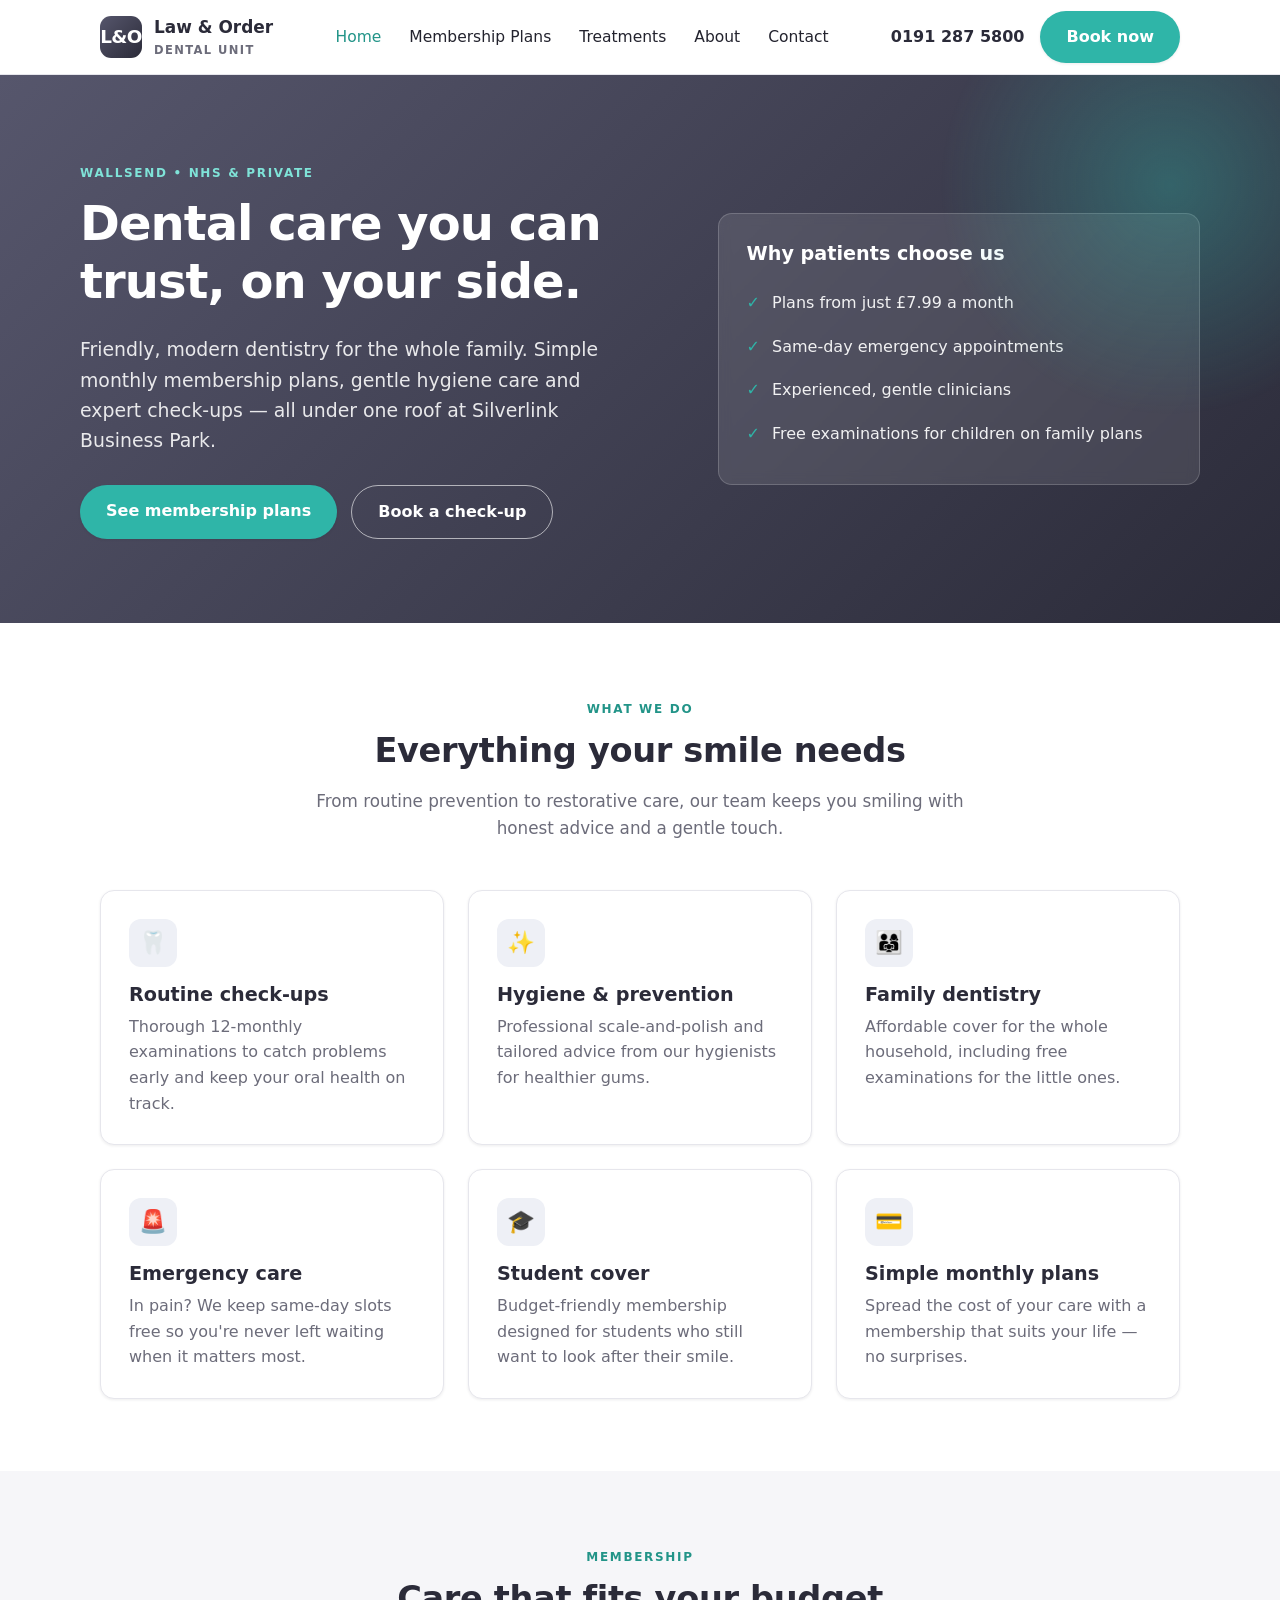
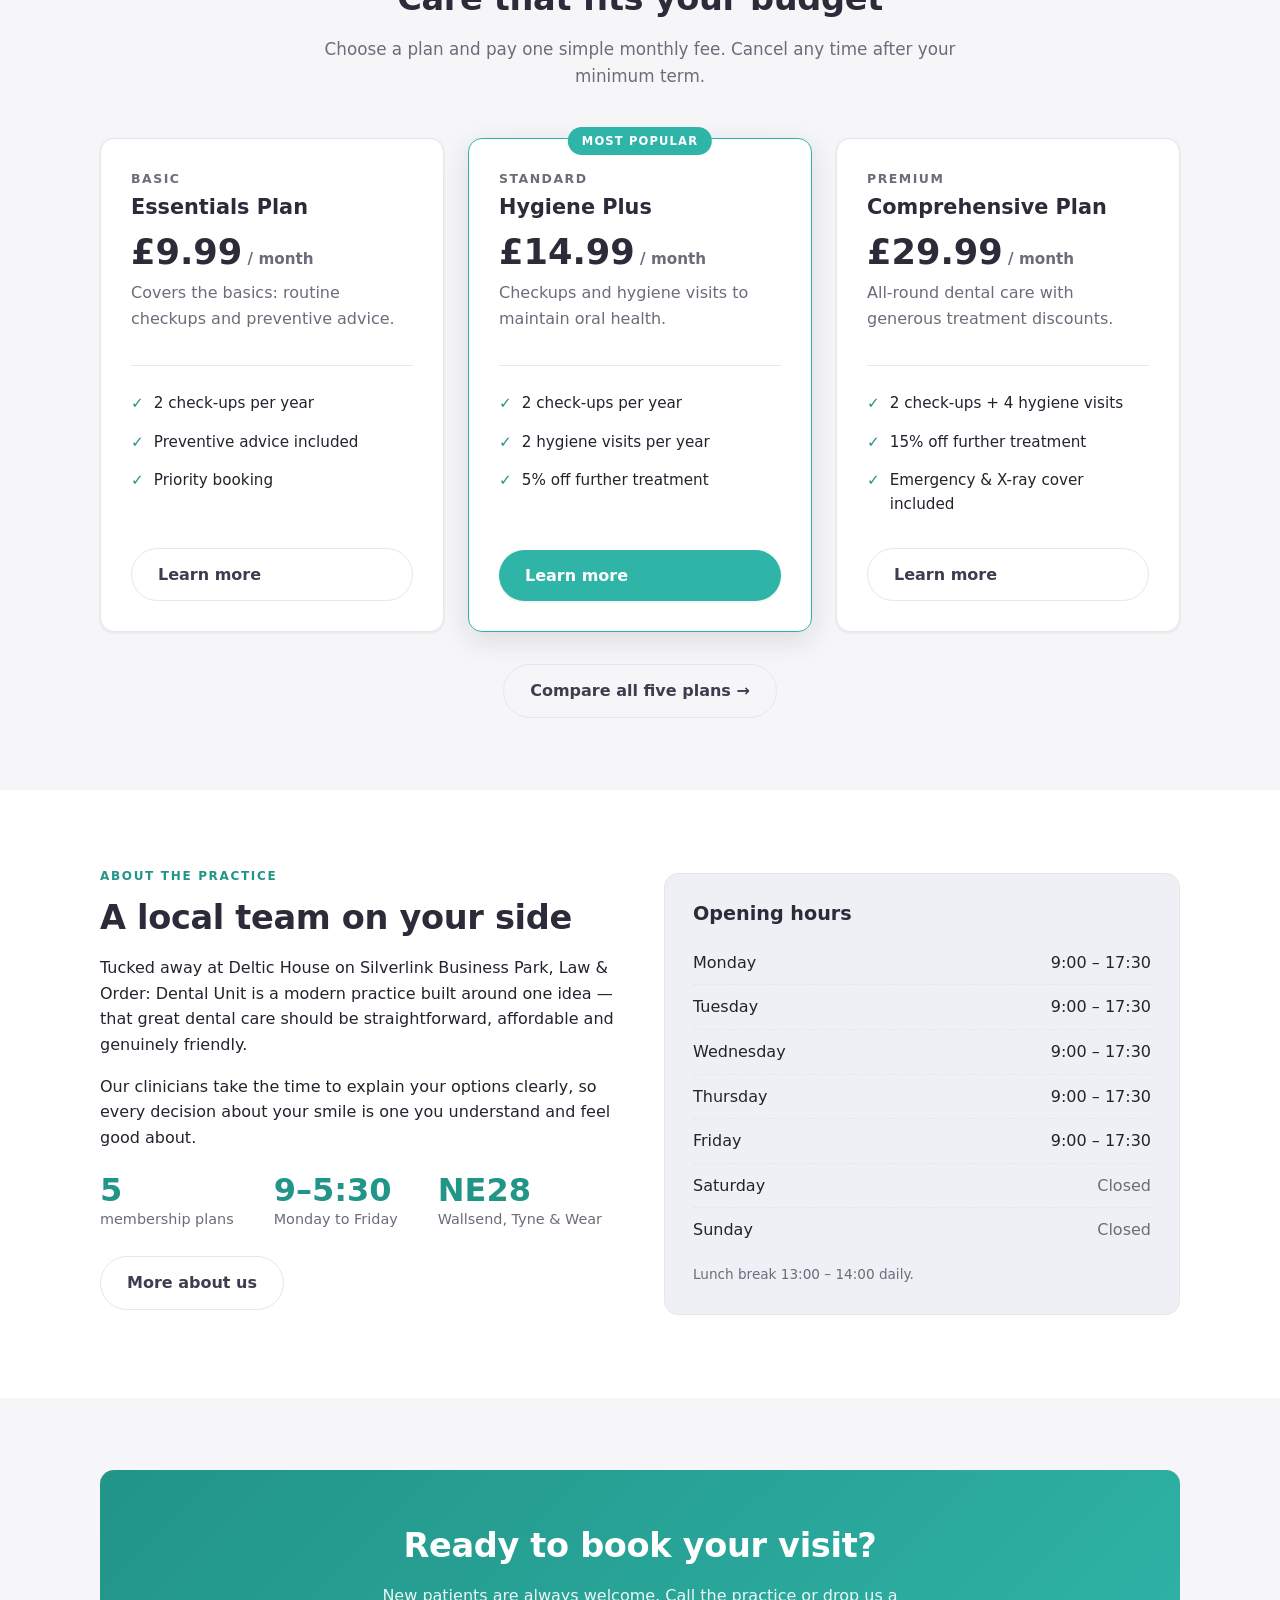
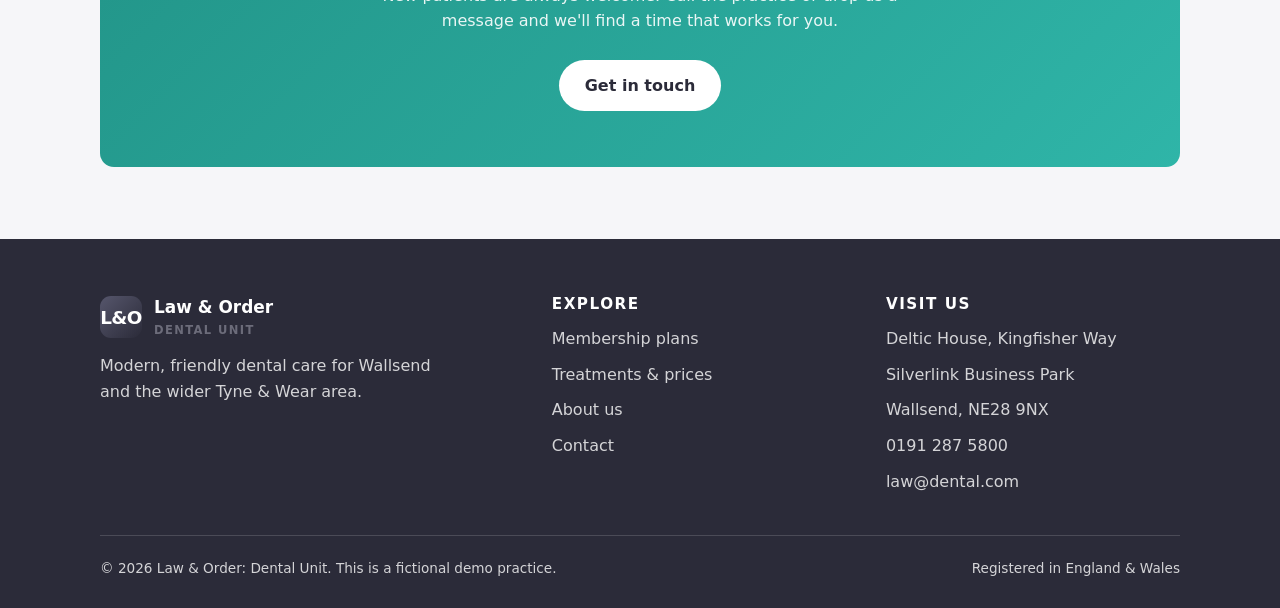
<file: index.html>
<!DOCTYPE html>
<html lang="en-GB">
<head>
  <meta charset="UTF-8" />
  <meta name="viewport" content="width=device-width, initial-scale=1" />
  <title>Law &amp; Order: Dental Unit — Modern dentistry in Wallsend</title>
  <meta name="description" content="Law & Order: Dental Unit is a friendly, modern dental practice in Wallsend offering affordable membership plans, hygiene care and routine check-ups." />
  <link rel="stylesheet" href="styles.css" />
  <link rel="preconnect" href="https://fonts.googleapis.com" />
</head>
<body>

  <!-- ===================== Header ===================== -->
  <header class="site-header">
    <div class="container nav">
      <a class="brand" href="index.html">
        <span class="brand__mark">L&amp;O</span>
        <span>
          <span class="brand__name">Law &amp; Order</span>
          <span class="brand__sub">Dental Unit</span>
        </span>
      </a>
      <nav>
        <ul class="nav__links">
          <li><a href="index.html" class="active">Home</a></li>
          <li><a href="plans.html">Membership Plans</a></li>
          <li><a href="treatments.html">Treatments</a></li>
          <li><a href="about.html">About</a></li>
          <li><a href="contact.html">Contact</a></li>
        </ul>
      </nav>
      <div class="nav__cta">
        <span class="nav__phone">0191 287 5800</span>
        <a class="btn btn--primary" href="contact.html">Book now</a>
      </div>
    </div>
  </header>

  <!-- ===================== Hero ===================== -->
  <section class="hero">
    <div class="container hero__inner">
      <div>
        <span class="eyebrow" style="color:#7fe3d8">Wallsend • NHS &amp; Private</span>
        <h1>Dental care you can trust, on your side.</h1>
        <p class="lead">
          Friendly, modern dentistry for the whole family. Simple monthly membership
          plans, gentle hygiene care and expert check-ups — all under one roof at
          Silverlink Business Park.
        </p>
        <div class="hero__actions">
          <a class="btn btn--primary" href="plans.html">See membership plans</a>
          <a class="btn btn--ghost" href="contact.html">Book a check-up</a>
        </div>
      </div>
      <div class="hero__card">
        <h3>Why patients choose us</h3>
        <ul class="hero__list">
          <li>Plans from just £7.99 a month</li>
          <li>Same-day emergency appointments</li>
          <li>Experienced, gentle clinicians</li>
          <li>Free examinations for children on family plans</li>
        </ul>
      </div>
    </div>
  </section>

  <!-- ===================== Services ===================== -->
  <section class="section">
    <div class="container">
      <div class="section__head">
        <span class="eyebrow">What we do</span>
        <h2>Everything your smile needs</h2>
        <p>From routine prevention to restorative care, our team keeps you smiling with honest advice and a gentle touch.</p>
      </div>
      <div class="grid grid--3">
        <article class="card">
          <div class="card__icon">🦷</div>
          <h3>Routine check-ups</h3>
          <p>Thorough 12-monthly examinations to catch problems early and keep your oral health on track.</p>
        </article>
        <article class="card">
          <div class="card__icon">✨</div>
          <h3>Hygiene &amp; prevention</h3>
          <p>Professional scale-and-polish and tailored advice from our hygienists for healthier gums.</p>
        </article>
        <article class="card">
          <div class="card__icon">👨‍👩‍👧</div>
          <h3>Family dentistry</h3>
          <p>Affordable cover for the whole household, including free examinations for the little ones.</p>
        </article>
        <article class="card">
          <div class="card__icon">🚨</div>
          <h3>Emergency care</h3>
          <p>In pain? We keep same-day slots free so you're never left waiting when it matters most.</p>
        </article>
        <article class="card">
          <div class="card__icon">🎓</div>
          <h3>Student cover</h3>
          <p>Budget-friendly membership designed for students who still want to look after their smile.</p>
        </article>
        <article class="card">
          <div class="card__icon">💳</div>
          <h3>Simple monthly plans</h3>
          <p>Spread the cost of your care with a membership that suits your life — no surprises.</p>
        </article>
      </div>
    </div>
  </section>

  <!-- ===================== Plans teaser ===================== -->
  <section class="section section--soft">
    <div class="container">
      <div class="section__head">
        <span class="eyebrow">Membership</span>
        <h2>Care that fits your budget</h2>
        <p>Choose a plan and pay one simple monthly fee. Cancel any time after your minimum term.</p>
      </div>
      <div class="plans">
        <article class="plan">
          <span class="plan__tier">Basic</span>
          <h3 class="plan__name">Essentials Plan</h3>
          <div class="plan__price">£9.99<span> / month</span></div>
          <p class="plan__desc">Covers the basics: routine checkups and preventive advice.</p>
          <ul class="plan__features">
            <li>2 check-ups per year</li>
            <li>Preventive advice included</li>
            <li>Priority booking</li>
          </ul>
          <a class="btn btn--outline" href="plans.html">Learn more</a>
        </article>

        <article class="plan plan--featured">
          <span class="plan__badge">Most popular</span>
          <span class="plan__tier">Standard</span>
          <h3 class="plan__name">Hygiene Plus</h3>
          <div class="plan__price">£14.99<span> / month</span></div>
          <p class="plan__desc">Checkups and hygiene visits to maintain oral health.</p>
          <ul class="plan__features">
            <li>2 check-ups per year</li>
            <li>2 hygiene visits per year</li>
            <li>5% off further treatment</li>
          </ul>
          <a class="btn btn--primary" href="plans.html">Learn more</a>
        </article>

        <article class="plan">
          <span class="plan__tier">Premium</span>
          <h3 class="plan__name">Comprehensive Plan</h3>
          <div class="plan__price">£29.99<span> / month</span></div>
          <p class="plan__desc">All-round dental care with generous treatment discounts.</p>
          <ul class="plan__features">
            <li>2 check-ups + 4 hygiene visits</li>
            <li>15% off further treatment</li>
            <li>Emergency &amp; X-ray cover included</li>
          </ul>
          <a class="btn btn--outline" href="plans.html">Learn more</a>
        </article>
      </div>
      <div class="text-center" style="margin-top:32px">
        <a class="btn btn--outline" href="plans.html">Compare all five plans →</a>
      </div>
    </div>
  </section>

  <!-- ===================== About strip ===================== -->
  <section class="section">
    <div class="container split">
      <div>
        <span class="eyebrow">About the practice</span>
        <h2>A local team on your side</h2>
        <p>
          Tucked away at Deltic House on Silverlink Business Park, Law &amp; Order: Dental Unit
          is a modern practice built around one idea — that great dental care should be
          straightforward, affordable and genuinely friendly.
        </p>
        <p>
          Our clinicians take the time to explain your options clearly, so every decision
          about your smile is one you understand and feel good about.
        </p>
        <div class="stat-row">
          <div class="stat"><b>5</b><span>membership plans</span></div>
          <div class="stat"><b>9–5:30</b><span>Monday to Friday</span></div>
          <div class="stat"><b>NE28</b><span>Wallsend, Tyne &amp; Wear</span></div>
        </div>
        <p style="margin-top:24px"><a class="btn btn--outline" href="about.html">More about us</a></p>
      </div>
      <div class="hero__card" style="background:var(--bg-tint);border-color:var(--line)">
        <h3 style="color:var(--brand-darker)">Opening hours</h3>
        <ul class="hours">
          <li><span>Monday</span><span>9:00 – 17:30</span></li>
          <li><span>Tuesday</span><span>9:00 – 17:30</span></li>
          <li><span>Wednesday</span><span>9:00 – 17:30</span></li>
          <li><span>Thursday</span><span>9:00 – 17:30</span></li>
          <li><span>Friday</span><span>9:00 – 17:30</span></li>
          <li><span>Saturday</span><span class="closed">Closed</span></li>
          <li><span>Sunday</span><span class="closed">Closed</span></li>
        </ul>
        <p style="color:var(--muted);font-size:.85rem;margin:12px 0 0">Lunch break 13:00 – 14:00 daily.</p>
      </div>
    </div>
  </section>

  <!-- ===================== CTA ===================== -->
  <section class="section section--soft">
    <div class="container">
      <div class="cta-band">
        <h2>Ready to book your visit?</h2>
        <p>New patients are always welcome. Call the practice or drop us a message and we'll find a time that works for you.</p>
        <a class="btn btn--light" href="contact.html">Get in touch</a>
      </div>
    </div>
  </section>

  <!-- ===================== Footer ===================== -->
  <footer class="site-footer">
    <div class="container">
      <div class="footer-grid">
        <div>
          <a class="brand" href="index.html" style="margin-bottom:14px">
            <span class="brand__mark">L&amp;O</span>
            <span>
              <span class="brand__name" style="color:#fff">Law &amp; Order</span>
              <span class="brand__sub">Dental Unit</span>
            </span>
          </a>
          <p style="max-width:34ch">Modern, friendly dental care for Wallsend and the wider Tyne &amp; Wear area.</p>
        </div>
        <div>
          <h4>Explore</h4>
          <ul>
            <li><a href="plans.html">Membership plans</a></li>
            <li><a href="treatments.html">Treatments &amp; prices</a></li>
            <li><a href="about.html">About us</a></li>
            <li><a href="contact.html">Contact</a></li>
          </ul>
        </div>
        <div>
          <h4>Visit us</h4>
          <ul>
            <li>Deltic House, Kingfisher Way</li>
            <li>Silverlink Business Park</li>
            <li>Wallsend, NE28 9NX</li>
            <li><a href="tel:01912875800">0191 287 5800</a></li>
            <li><a href="mailto:law@dental.com">law@dental.com</a></li>
          </ul>
        </div>
      </div>
      <div class="footer-bottom">
        <span>© 2026 Law &amp; Order: Dental Unit. This is a fictional demo practice.</span>
        <span>Registered in England &amp; Wales</span>
      </div>
    </div>
  </footer>

  <!-- Leo embeddable chat widget -->
  <script src="https://igrow.agiliosoftware.com/widget/loader.js?siteKey=6745d280b4f15b278f617dd615195795" async></script>

</body>
</html>
</file>
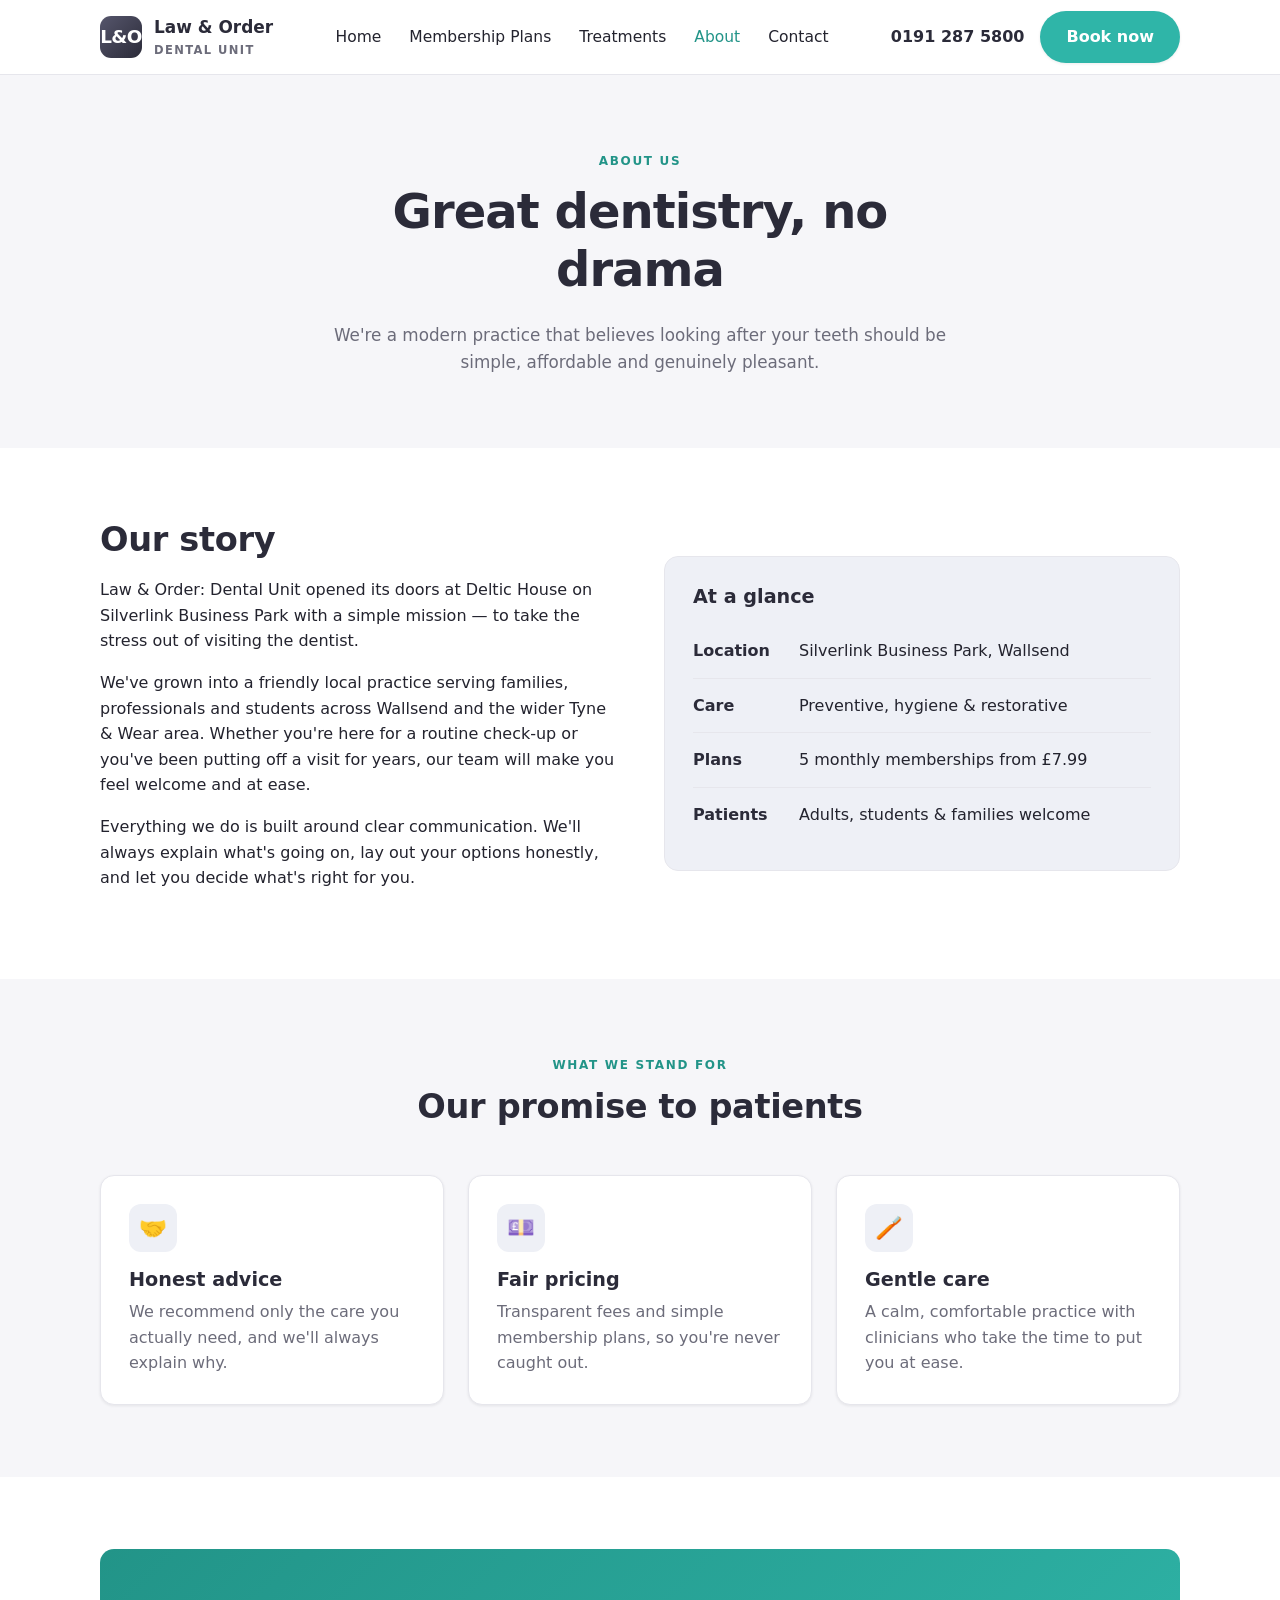
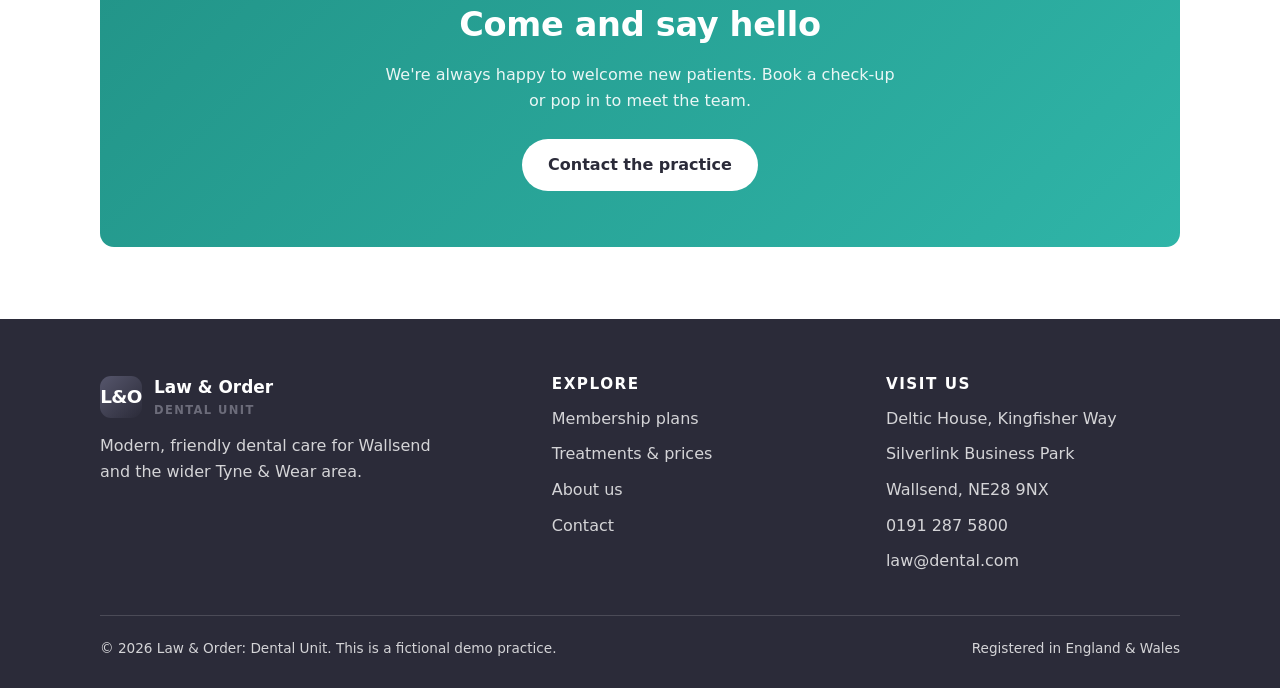
<file: about.html>
<!DOCTYPE html>
<html lang="en-GB">
<head>
  <meta charset="UTF-8" />
  <meta name="viewport" content="width=device-width, initial-scale=1" />
  <title>About Us — Law &amp; Order: Dental Unit</title>
  <meta name="description" content="Meet Law & Order: Dental Unit, a modern, friendly dental practice at Silverlink Business Park, Wallsend." />
  <link rel="stylesheet" href="styles.css" />
</head>
<body>

  <header class="site-header">
    <div class="container nav">
      <a class="brand" href="index.html">
        <span class="brand__mark">L&amp;O</span>
        <span>
          <span class="brand__name">Law &amp; Order</span>
          <span class="brand__sub">Dental Unit</span>
        </span>
      </a>
      <nav>
        <ul class="nav__links">
          <li><a href="index.html">Home</a></li>
          <li><a href="plans.html">Membership Plans</a></li>
          <li><a href="treatments.html">Treatments</a></li>
          <li><a href="about.html" class="active">About</a></li>
          <li><a href="contact.html">Contact</a></li>
        </ul>
      </nav>
      <div class="nav__cta">
        <span class="nav__phone">0191 287 5800</span>
        <a class="btn btn--primary" href="contact.html">Book now</a>
      </div>
    </div>
  </header>

  <section class="section section--soft">
    <div class="container section__head" style="margin-bottom:0">
      <span class="eyebrow">About us</span>
      <h1>Great dentistry, no drama</h1>
      <p>We're a modern practice that believes looking after your teeth should be simple, affordable and genuinely pleasant.</p>
    </div>
  </section>

  <section class="section">
    <div class="container split">
      <div>
        <h2>Our story</h2>
        <p>
          Law &amp; Order: Dental Unit opened its doors at Deltic House on Silverlink Business
          Park with a simple mission — to take the stress out of visiting the dentist.
        </p>
        <p>
          We've grown into a friendly local practice serving families, professionals and
          students across Wallsend and the wider Tyne &amp; Wear area. Whether you're here for
          a routine check-up or you've been putting off a visit for years, our team will
          make you feel welcome and at ease.
        </p>
        <p>
          Everything we do is built around clear communication. We'll always explain what's
          going on, lay out your options honestly, and let you decide what's right for you.
        </p>
      </div>
      <div class="hero__card" style="background:var(--bg-tint);border-color:var(--line)">
        <h3 style="color:var(--brand-darker)">At a glance</h3>
        <ul class="info-list">
          <li><span class="k">Location</span><span>Silverlink Business Park, Wallsend</span></li>
          <li><span class="k">Care</span><span>Preventive, hygiene &amp; restorative</span></li>
          <li><span class="k">Plans</span><span>5 monthly memberships from £7.99</span></li>
          <li><span class="k">Patients</span><span>Adults, students &amp; families welcome</span></li>
        </ul>
      </div>
    </div>
  </section>

  <section class="section section--soft">
    <div class="container">
      <div class="section__head">
        <span class="eyebrow">What we stand for</span>
        <h2>Our promise to patients</h2>
      </div>
      <div class="grid grid--3">
        <article class="card">
          <div class="card__icon">🤝</div>
          <h3>Honest advice</h3>
          <p>We recommend only the care you actually need, and we'll always explain why.</p>
        </article>
        <article class="card">
          <div class="card__icon">💷</div>
          <h3>Fair pricing</h3>
          <p>Transparent fees and simple membership plans, so you're never caught out.</p>
        </article>
        <article class="card">
          <div class="card__icon">🪥</div>
          <h3>Gentle care</h3>
          <p>A calm, comfortable practice with clinicians who take the time to put you at ease.</p>
        </article>
      </div>
    </div>
  </section>

  <section class="section">
    <div class="container">
      <div class="cta-band">
        <h2>Come and say hello</h2>
        <p>We're always happy to welcome new patients. Book a check-up or pop in to meet the team.</p>
        <a class="btn btn--light" href="contact.html">Contact the practice</a>
      </div>
    </div>
  </section>

  <footer class="site-footer">
    <div class="container">
      <div class="footer-grid">
        <div>
          <a class="brand" href="index.html" style="margin-bottom:14px">
            <span class="brand__mark">L&amp;O</span>
            <span>
              <span class="brand__name" style="color:#fff">Law &amp; Order</span>
              <span class="brand__sub">Dental Unit</span>
            </span>
          </a>
          <p style="max-width:34ch">Modern, friendly dental care for Wallsend and the wider Tyne &amp; Wear area.</p>
        </div>
        <div>
          <h4>Explore</h4>
          <ul>
            <li><a href="plans.html">Membership plans</a></li>
            <li><a href="treatments.html">Treatments &amp; prices</a></li>
            <li><a href="about.html">About us</a></li>
            <li><a href="contact.html">Contact</a></li>
          </ul>
        </div>
        <div>
          <h4>Visit us</h4>
          <ul>
            <li>Deltic House, Kingfisher Way</li>
            <li>Silverlink Business Park</li>
            <li>Wallsend, NE28 9NX</li>
            <li><a href="tel:01912875800">0191 287 5800</a></li>
            <li><a href="mailto:law@dental.com">law@dental.com</a></li>
          </ul>
        </div>
      </div>
      <div class="footer-bottom">
        <span>© 2026 Law &amp; Order: Dental Unit. This is a fictional demo practice.</span>
        <span>Registered in England &amp; Wales</span>
      </div>
    </div>
  </footer>

  <!-- Leo embeddable chat widget -->
  <script src="https://igrow.agiliosoftware.com/widget/loader.js?siteKey=6745d280b4f15b278f617dd615195795" async></script>

</body>
</html>
</file>
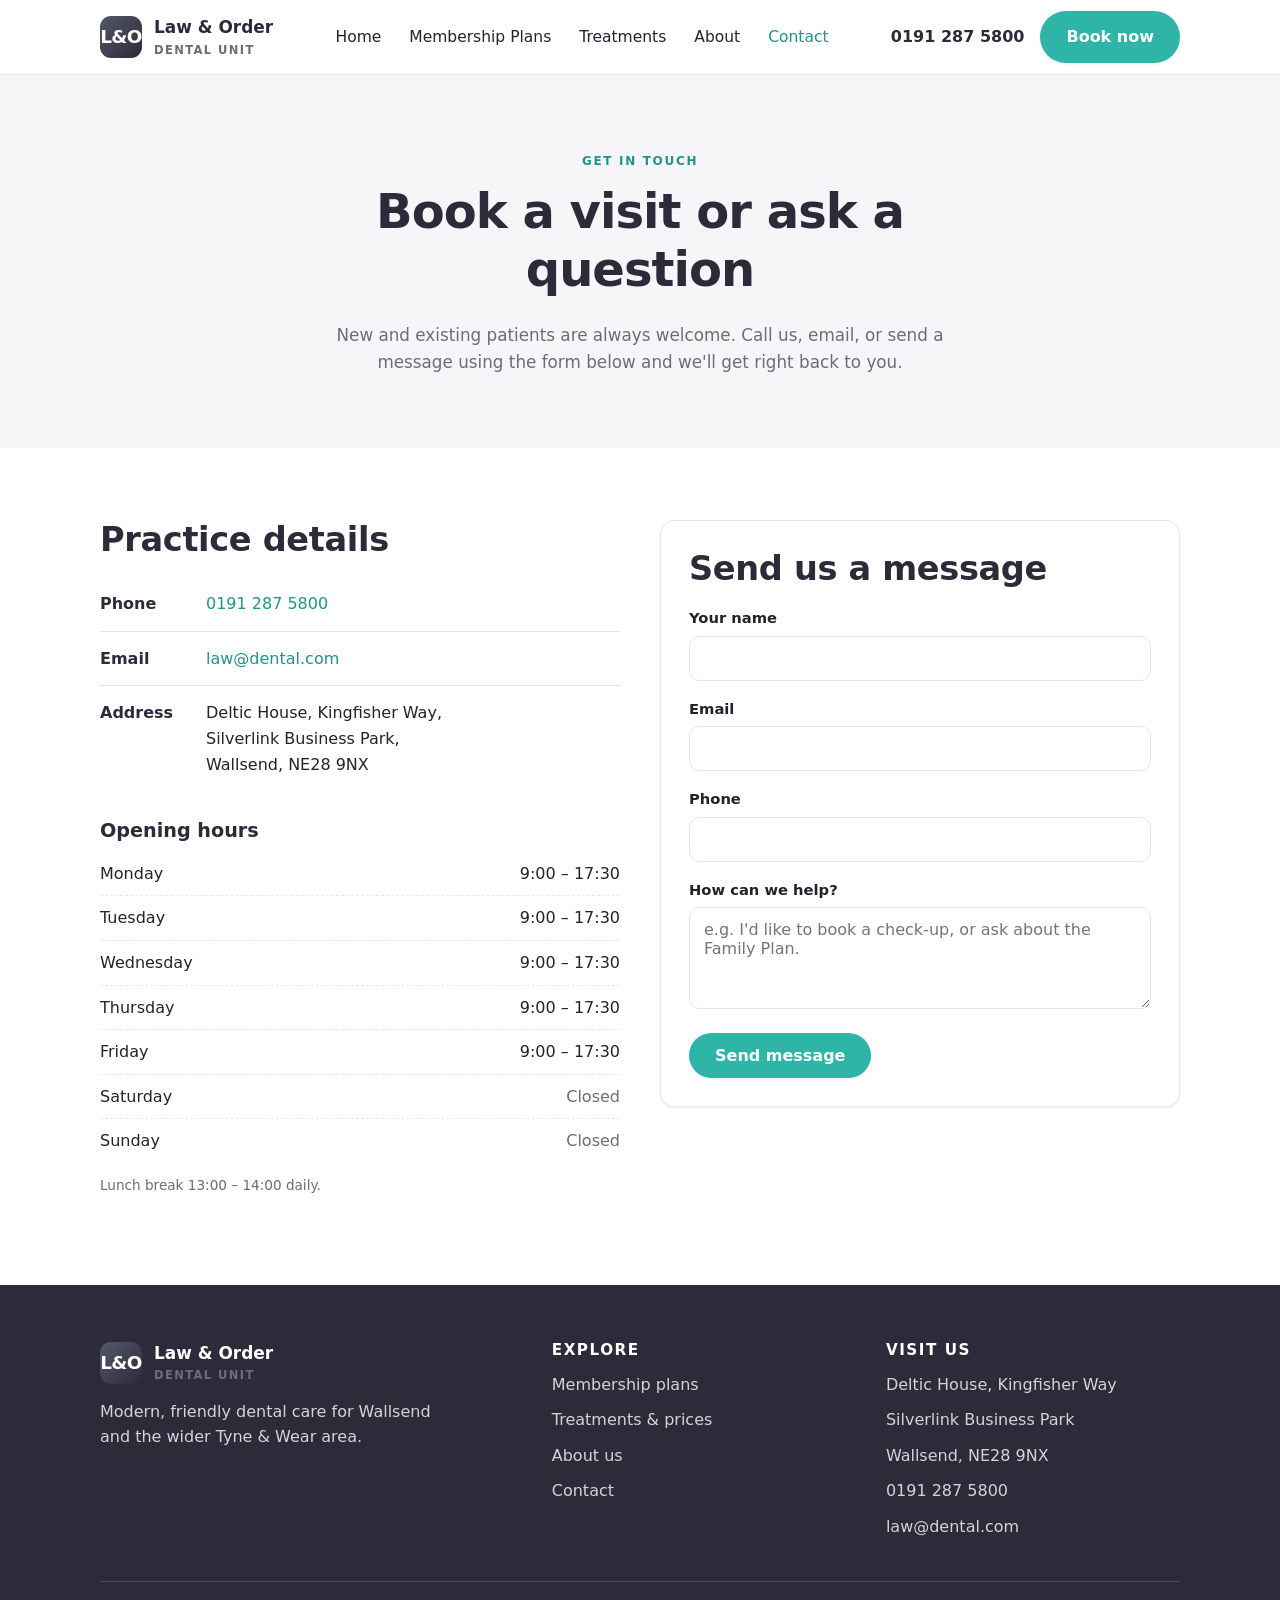
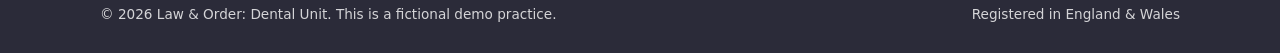
<file: contact.html>
<!DOCTYPE html>
<html lang="en-GB">
<head>
  <meta charset="UTF-8" />
  <meta name="viewport" content="width=device-width, initial-scale=1" />
  <title>Contact &amp; Book — Law &amp; Order: Dental Unit</title>
  <meta name="description" content="Contact Law & Order: Dental Unit in Wallsend — call 0191 287 5800, email law@dental.com or send us a message." />
  <link rel="stylesheet" href="styles.css" />
</head>
<body>

  <header class="site-header">
    <div class="container nav">
      <a class="brand" href="index.html">
        <span class="brand__mark">L&amp;O</span>
        <span>
          <span class="brand__name">Law &amp; Order</span>
          <span class="brand__sub">Dental Unit</span>
        </span>
      </a>
      <nav>
        <ul class="nav__links">
          <li><a href="index.html">Home</a></li>
          <li><a href="plans.html">Membership Plans</a></li>
          <li><a href="treatments.html">Treatments</a></li>
          <li><a href="about.html">About</a></li>
          <li><a href="contact.html" class="active">Contact</a></li>
        </ul>
      </nav>
      <div class="nav__cta">
        <span class="nav__phone">0191 287 5800</span>
        <a class="btn btn--primary" href="#book">Book now</a>
      </div>
    </div>
  </header>

  <section class="section section--soft">
    <div class="container section__head" style="margin-bottom:0">
      <span class="eyebrow">Get in touch</span>
      <h1>Book a visit or ask a question</h1>
      <p>New and existing patients are always welcome. Call us, email, or send a message using the form below and we'll get right back to you.</p>
    </div>
  </section>

  <section class="section">
    <div class="container contact-grid">

      <!-- Details -->
      <div>
        <h2>Practice details</h2>
        <ul class="info-list">
          <li><span class="k">Phone</span><span><a href="tel:01912875800">0191 287 5800</a></span></li>
          <li><span class="k">Email</span><span><a href="mailto:law@dental.com">law@dental.com</a></span></li>
          <li><span class="k">Address</span><span>Deltic House, Kingfisher Way,<br>Silverlink Business Park,<br>Wallsend, NE28 9NX</span></li>
        </ul>

        <h3 style="margin-top:28px">Opening hours</h3>
        <ul class="hours">
          <li><span>Monday</span><span>9:00 – 17:30</span></li>
          <li><span>Tuesday</span><span>9:00 – 17:30</span></li>
          <li><span>Wednesday</span><span>9:00 – 17:30</span></li>
          <li><span>Thursday</span><span>9:00 – 17:30</span></li>
          <li><span>Friday</span><span>9:00 – 17:30</span></li>
          <li><span>Saturday</span><span class="closed">Closed</span></li>
          <li><span>Sunday</span><span class="closed">Closed</span></li>
        </ul>
        <p style="color:var(--muted);font-size:.85rem;margin-top:12px">Lunch break 13:00 – 14:00 daily.</p>
      </div>

      <!-- Form -->
      <div id="book">
        <div class="card">
          <h2 class="mt-0">Send us a message</h2>
          <form onsubmit="event.preventDefault(); this.reset(); document.getElementById('sent').hidden = false;">
            <div class="field">
              <label for="name">Your name</label>
              <input id="name" name="name" type="text" required />
            </div>
            <div class="field">
              <label for="email">Email</label>
              <input id="email" name="email" type="email" required />
            </div>
            <div class="field">
              <label for="phone">Phone</label>
              <input id="phone" name="phone" type="tel" />
            </div>
            <div class="field">
              <label for="message">How can we help?</label>
              <textarea id="message" name="message" rows="4" placeholder="e.g. I'd like to book a check-up, or ask about the Family Plan."></textarea>
            </div>
            <button class="btn btn--primary" type="submit">Send message</button>
            <p id="sent" hidden style="color:var(--accent-dark);font-weight:600;margin-top:14px">
              Thanks! This is a demo form — in a real practice we'd be in touch shortly.
            </p>
          </form>
        </div>
      </div>

    </div>
  </section>

  <footer class="site-footer">
    <div class="container">
      <div class="footer-grid">
        <div>
          <a class="brand" href="index.html" style="margin-bottom:14px">
            <span class="brand__mark">L&amp;O</span>
            <span>
              <span class="brand__name" style="color:#fff">Law &amp; Order</span>
              <span class="brand__sub">Dental Unit</span>
            </span>
          </a>
          <p style="max-width:34ch">Modern, friendly dental care for Wallsend and the wider Tyne &amp; Wear area.</p>
        </div>
        <div>
          <h4>Explore</h4>
          <ul>
            <li><a href="plans.html">Membership plans</a></li>
            <li><a href="treatments.html">Treatments &amp; prices</a></li>
            <li><a href="about.html">About us</a></li>
            <li><a href="contact.html">Contact</a></li>
          </ul>
        </div>
        <div>
          <h4>Visit us</h4>
          <ul>
            <li>Deltic House, Kingfisher Way</li>
            <li>Silverlink Business Park</li>
            <li>Wallsend, NE28 9NX</li>
            <li><a href="tel:01912875800">0191 287 5800</a></li>
            <li><a href="mailto:law@dental.com">law@dental.com</a></li>
          </ul>
        </div>
      </div>
      <div class="footer-bottom">
        <span>© 2026 Law &amp; Order: Dental Unit. This is a fictional demo practice.</span>
        <span>Registered in England &amp; Wales</span>
      </div>
    </div>
  </footer>

  <!-- Leo embeddable chat widget -->
  <script src="https://igrow.agiliosoftware.com/widget/loader.js?siteKey=6745d280b4f15b278f617dd615195795" async></script>

</body>
</html>
</file>
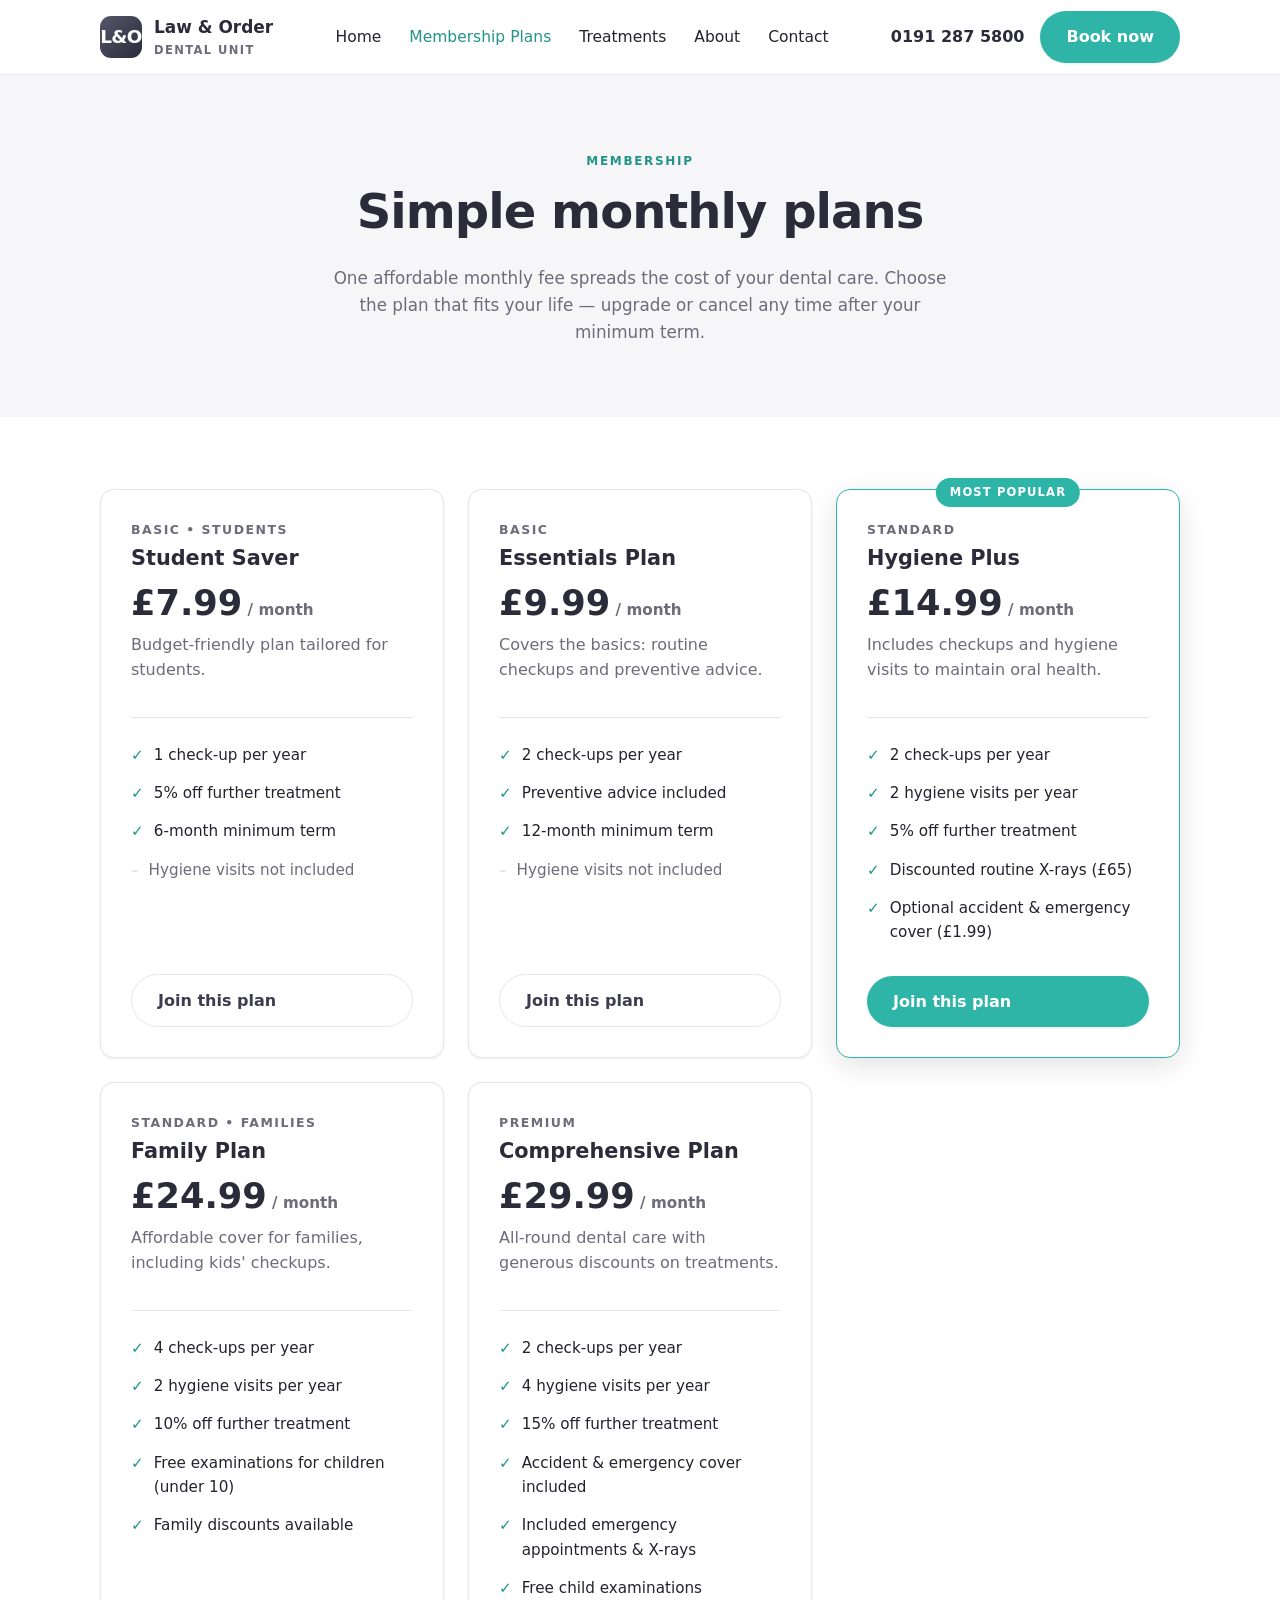
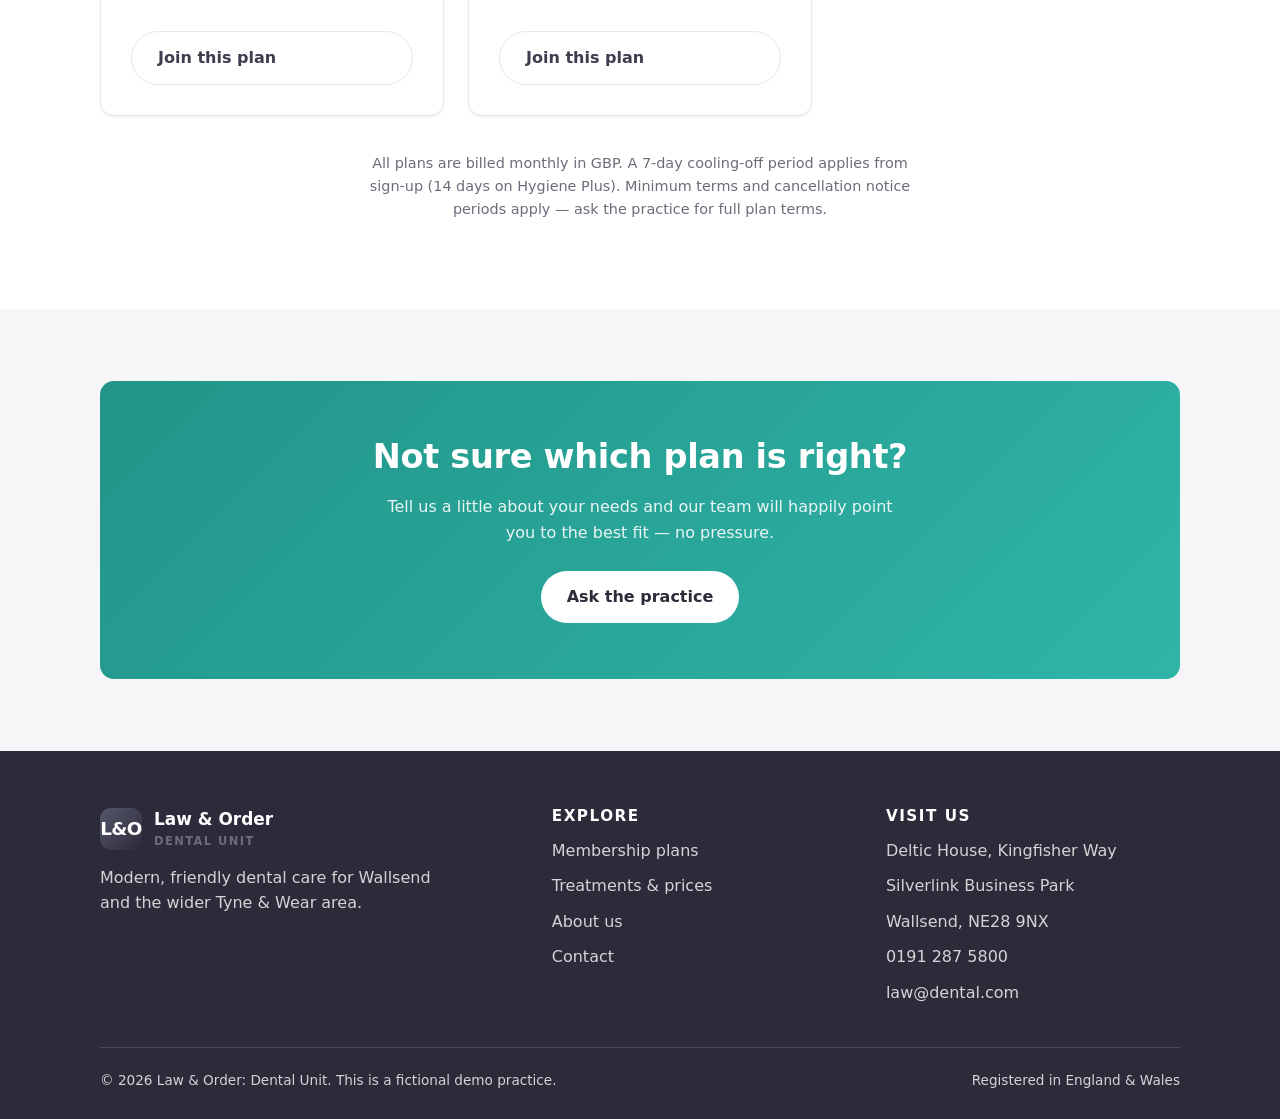
<file: plans.html>
<!DOCTYPE html>
<html lang="en-GB">
<head>
  <meta charset="UTF-8" />
  <meta name="viewport" content="width=device-width, initial-scale=1" />
  <title>Membership Plans — Law &amp; Order: Dental Unit</title>
  <meta name="description" content="Five simple monthly dental membership plans from £7.99 — Student Saver, Essentials, Hygiene Plus, Family and Comprehensive." />
  <link rel="stylesheet" href="styles.css" />
</head>
<body>

  <header class="site-header">
    <div class="container nav">
      <a class="brand" href="index.html">
        <span class="brand__mark">L&amp;O</span>
        <span>
          <span class="brand__name">Law &amp; Order</span>
          <span class="brand__sub">Dental Unit</span>
        </span>
      </a>
      <nav>
        <ul class="nav__links">
          <li><a href="index.html">Home</a></li>
          <li><a href="plans.html" class="active">Membership Plans</a></li>
          <li><a href="treatments.html">Treatments</a></li>
          <li><a href="about.html">About</a></li>
          <li><a href="contact.html">Contact</a></li>
        </ul>
      </nav>
      <div class="nav__cta">
        <span class="nav__phone">0191 287 5800</span>
        <a class="btn btn--primary" href="contact.html">Book now</a>
      </div>
    </div>
  </header>

  <!-- Page header -->
  <section class="section section--soft">
    <div class="container section__head" style="margin-bottom:0">
      <span class="eyebrow">Membership</span>
      <h1>Simple monthly plans</h1>
      <p>One affordable monthly fee spreads the cost of your dental care. Choose the plan that fits your life — upgrade or cancel any time after your minimum term.</p>
    </div>
  </section>

  <!-- Plans grid -->
  <section class="section">
    <div class="container">
      <div class="plans">

        <!-- Student Saver -->
        <article class="plan">
          <span class="plan__tier">Basic • Students</span>
          <h3 class="plan__name">Student Saver</h3>
          <div class="plan__price">£7.99<span> / month</span></div>
          <p class="plan__desc">Budget-friendly plan tailored for students.</p>
          <ul class="plan__features">
            <li>1 check-up per year</li>
            <li>5% off further treatment</li>
            <li>6-month minimum term</li>
            <li class="muted">Hygiene visits not included</li>
          </ul>
          <a class="btn btn--outline" href="contact.html">Join this plan</a>
        </article>

        <!-- Essentials -->
        <article class="plan">
          <span class="plan__tier">Basic</span>
          <h3 class="plan__name">Essentials Plan</h3>
          <div class="plan__price">£9.99<span> / month</span></div>
          <p class="plan__desc">Covers the basics: routine checkups and preventive advice.</p>
          <ul class="plan__features">
            <li>2 check-ups per year</li>
            <li>Preventive advice included</li>
            <li>12-month minimum term</li>
            <li class="muted">Hygiene visits not included</li>
          </ul>
          <a class="btn btn--outline" href="contact.html">Join this plan</a>
        </article>

        <!-- Hygiene Plus (featured) -->
        <article class="plan plan--featured">
          <span class="plan__badge">Most popular</span>
          <span class="plan__tier">Standard</span>
          <h3 class="plan__name">Hygiene Plus</h3>
          <div class="plan__price">£14.99<span> / month</span></div>
          <p class="plan__desc">Includes checkups and hygiene visits to maintain oral health.</p>
          <ul class="plan__features">
            <li>2 check-ups per year</li>
            <li>2 hygiene visits per year</li>
            <li>5% off further treatment</li>
            <li>Discounted routine X-rays (£65)</li>
            <li>Optional accident &amp; emergency cover (£1.99)</li>
          </ul>
          <a class="btn btn--primary" href="contact.html">Join this plan</a>
        </article>

        <!-- Family -->
        <article class="plan">
          <span class="plan__tier">Standard • Families</span>
          <h3 class="plan__name">Family Plan</h3>
          <div class="plan__price">£24.99<span> / month</span></div>
          <p class="plan__desc">Affordable cover for families, including kids' checkups.</p>
          <ul class="plan__features">
            <li>4 check-ups per year</li>
            <li>2 hygiene visits per year</li>
            <li>10% off further treatment</li>
            <li>Free examinations for children (under 10)</li>
            <li>Family discounts available</li>
          </ul>
          <a class="btn btn--outline" href="contact.html">Join this plan</a>
        </article>

        <!-- Comprehensive -->
        <article class="plan">
          <span class="plan__tier">Premium</span>
          <h3 class="plan__name">Comprehensive Plan</h3>
          <div class="plan__price">£29.99<span> / month</span></div>
          <p class="plan__desc">All-round dental care with generous discounts on treatments.</p>
          <ul class="plan__features">
            <li>2 check-ups per year</li>
            <li>4 hygiene visits per year</li>
            <li>15% off further treatment</li>
            <li>Accident &amp; emergency cover included</li>
            <li>Included emergency appointments &amp; X-rays</li>
            <li>Free child examinations</li>
          </ul>
          <a class="btn btn--outline" href="contact.html">Join this plan</a>
        </article>

      </div>

      <p class="text-center" style="color:var(--muted);font-size:.9rem;margin-top:36px;max-width:60ch;margin-left:auto;margin-right:auto">
        All plans are billed monthly in GBP. A 7-day cooling-off period applies from sign-up
        (14 days on Hygiene Plus). Minimum terms and cancellation notice periods apply —
        ask the practice for full plan terms.
      </p>
    </div>
  </section>

  <!-- CTA -->
  <section class="section section--soft">
    <div class="container">
      <div class="cta-band">
        <h2>Not sure which plan is right?</h2>
        <p>Tell us a little about your needs and our team will happily point you to the best fit — no pressure.</p>
        <a class="btn btn--light" href="contact.html">Ask the practice</a>
      </div>
    </div>
  </section>

  <footer class="site-footer">
    <div class="container">
      <div class="footer-grid">
        <div>
          <a class="brand" href="index.html" style="margin-bottom:14px">
            <span class="brand__mark">L&amp;O</span>
            <span>
              <span class="brand__name" style="color:#fff">Law &amp; Order</span>
              <span class="brand__sub">Dental Unit</span>
            </span>
          </a>
          <p style="max-width:34ch">Modern, friendly dental care for Wallsend and the wider Tyne &amp; Wear area.</p>
        </div>
        <div>
          <h4>Explore</h4>
          <ul>
            <li><a href="plans.html">Membership plans</a></li>
            <li><a href="treatments.html">Treatments &amp; prices</a></li>
            <li><a href="about.html">About us</a></li>
            <li><a href="contact.html">Contact</a></li>
          </ul>
        </div>
        <div>
          <h4>Visit us</h4>
          <ul>
            <li>Deltic House, Kingfisher Way</li>
            <li>Silverlink Business Park</li>
            <li>Wallsend, NE28 9NX</li>
            <li><a href="tel:01912875800">0191 287 5800</a></li>
            <li><a href="mailto:law@dental.com">law@dental.com</a></li>
          </ul>
        </div>
      </div>
      <div class="footer-bottom">
        <span>© 2026 Law &amp; Order: Dental Unit. This is a fictional demo practice.</span>
        <span>Registered in England &amp; Wales</span>
      </div>
    </div>
  </footer>

  <!-- Leo embeddable chat widget -->
  <script src="https://igrow.agiliosoftware.com/widget/loader.js?siteKey=6745d280b4f15b278f617dd615195795" async></script>

</body>
</html>
</file>
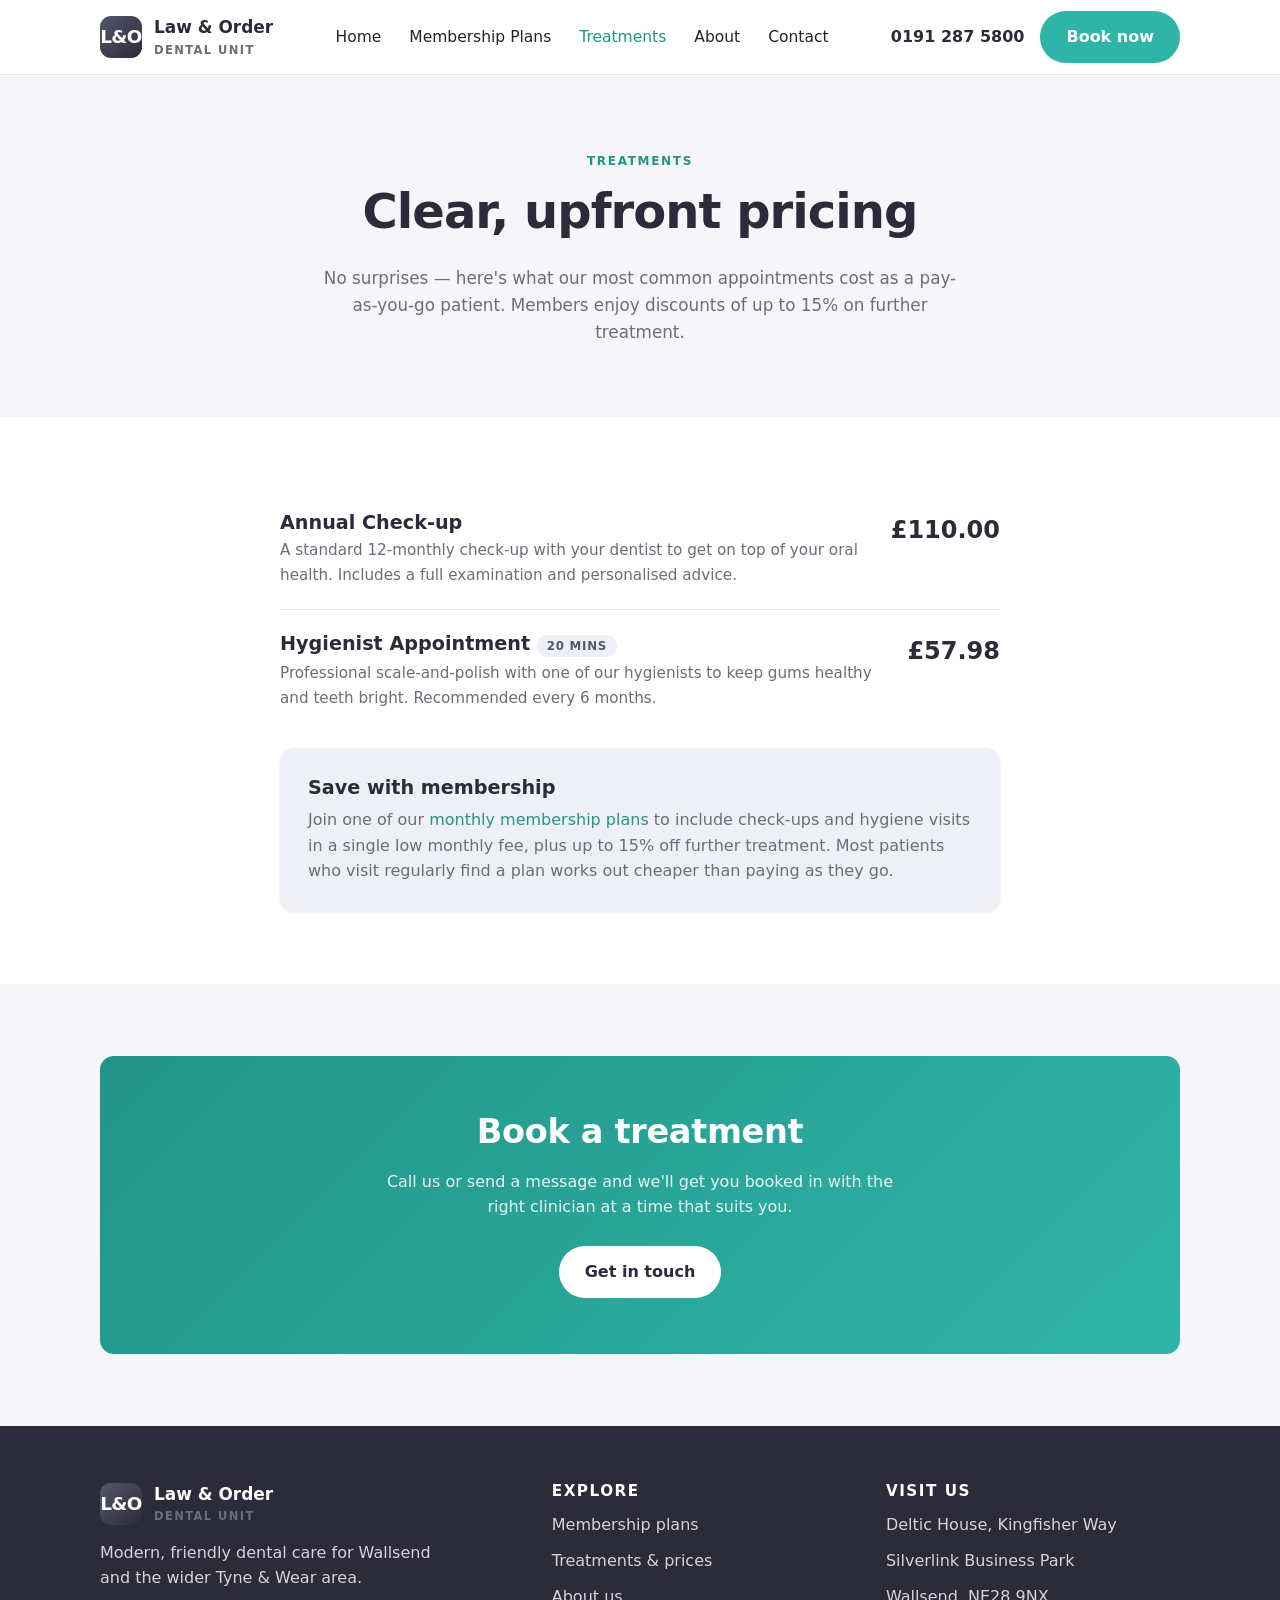
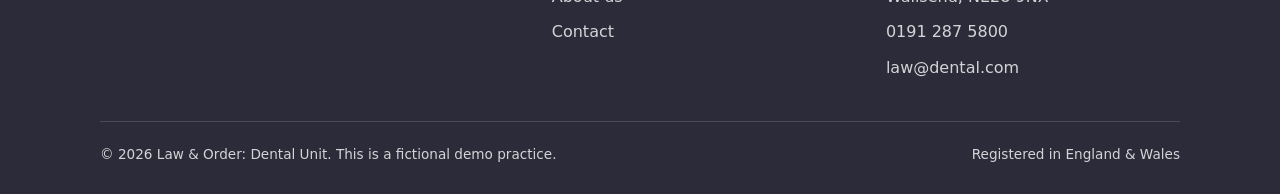
<file: treatments.html>
<!DOCTYPE html>
<html lang="en-GB">
<head>
  <meta charset="UTF-8" />
  <meta name="viewport" content="width=device-width, initial-scale=1" />
  <title>Treatments &amp; Prices — Law &amp; Order: Dental Unit</title>
  <meta name="description" content="Clear, upfront pricing for check-ups and hygienist appointments at Law & Order: Dental Unit in Wallsend." />
  <link rel="stylesheet" href="styles.css" />
</head>
<body>

  <header class="site-header">
    <div class="container nav">
      <a class="brand" href="index.html">
        <span class="brand__mark">L&amp;O</span>
        <span>
          <span class="brand__name">Law &amp; Order</span>
          <span class="brand__sub">Dental Unit</span>
        </span>
      </a>
      <nav>
        <ul class="nav__links">
          <li><a href="index.html">Home</a></li>
          <li><a href="plans.html">Membership Plans</a></li>
          <li><a href="treatments.html" class="active">Treatments</a></li>
          <li><a href="about.html">About</a></li>
          <li><a href="contact.html">Contact</a></li>
        </ul>
      </nav>
      <div class="nav__cta">
        <span class="nav__phone">0191 287 5800</span>
        <a class="btn btn--primary" href="contact.html">Book now</a>
      </div>
    </div>
  </header>

  <section class="section section--soft">
    <div class="container section__head" style="margin-bottom:0">
      <span class="eyebrow">Treatments</span>
      <h1>Clear, upfront pricing</h1>
      <p>No surprises — here's what our most common appointments cost as a pay-as-you-go patient. Members enjoy discounts of up to 15% on further treatment.</p>
    </div>
  </section>

  <section class="section">
    <div class="container pricelist">

      <div class="pricerow">
        <div>
          <h3>Annual Check-up</h3>
          <p>A standard 12-monthly check-up with your dentist to get on top of your oral health. Includes a full examination and personalised advice.</p>
        </div>
        <div class="pricerow__amt">£110.00</div>
      </div>

      <div class="pricerow">
        <div>
          <h3>Hygienist Appointment <span class="tag">20 mins</span></h3>
          <p>Professional scale-and-polish with one of our hygienists to keep gums healthy and teeth bright. Recommended every 6 months.</p>
        </div>
        <div class="pricerow__amt">£57.98</div>
      </div>

    </div>

    <div class="container" style="max-width:760px;margin-top:16px">
      <div class="card" style="background:var(--bg-tint);border:0">
        <h3 class="mt-0">Save with membership</h3>
        <p style="margin:0;color:var(--muted)">
          Join one of our <a href="plans.html">monthly membership plans</a> to include check-ups
          and hygiene visits in a single low monthly fee, plus up to 15% off further treatment.
          Most patients who visit regularly find a plan works out cheaper than paying as they go.
        </p>
      </div>
    </div>
  </section>

  <section class="section section--soft">
    <div class="container">
      <div class="cta-band">
        <h2>Book a treatment</h2>
        <p>Call us or send a message and we'll get you booked in with the right clinician at a time that suits you.</p>
        <a class="btn btn--light" href="contact.html">Get in touch</a>
      </div>
    </div>
  </section>

  <footer class="site-footer">
    <div class="container">
      <div class="footer-grid">
        <div>
          <a class="brand" href="index.html" style="margin-bottom:14px">
            <span class="brand__mark">L&amp;O</span>
            <span>
              <span class="brand__name" style="color:#fff">Law &amp; Order</span>
              <span class="brand__sub">Dental Unit</span>
            </span>
          </a>
          <p style="max-width:34ch">Modern, friendly dental care for Wallsend and the wider Tyne &amp; Wear area.</p>
        </div>
        <div>
          <h4>Explore</h4>
          <ul>
            <li><a href="plans.html">Membership plans</a></li>
            <li><a href="treatments.html">Treatments &amp; prices</a></li>
            <li><a href="about.html">About us</a></li>
            <li><a href="contact.html">Contact</a></li>
          </ul>
        </div>
        <div>
          <h4>Visit us</h4>
          <ul>
            <li>Deltic House, Kingfisher Way</li>
            <li>Silverlink Business Park</li>
            <li>Wallsend, NE28 9NX</li>
            <li><a href="tel:01912875800">0191 287 5800</a></li>
            <li><a href="mailto:law@dental.com">law@dental.com</a></li>
          </ul>
        </div>
      </div>
      <div class="footer-bottom">
        <span>© 2026 Law &amp; Order: Dental Unit. This is a fictional demo practice.</span>
        <span>Registered in England &amp; Wales</span>
      </div>
    </div>
  </footer>

  <!-- Leo embeddable chat widget -->
  <script src="https://igrow.agiliosoftware.com/widget/loader.js?siteKey=6745d280b4f15b278f617dd615195795" async></script>

</body>
</html>
</file>
<file: styles.css>
/* ==========================================================================
   Law & Order: Dental Unit — brochure site styles
   Plain hand-written CSS, no framework. Brand colour: #56566c
   ========================================================================== */

:root {
  --brand:        #56566c;
  --brand-dark:   #3d3d4f;
  --brand-darker: #2b2b39;
  --accent:       #2fb5a8;   /* fresh clinical teal */
  --accent-dark:  #229488;
  --ink:          #23232e;
  --muted:        #6c6c7a;
  --line:         #e6e6ec;
  --bg:           #ffffff;
  --bg-soft:      #f6f6f9;
  --bg-tint:      #eef0f6;
  --radius:       14px;
  --shadow-sm:    0 1px 3px rgba(28,28,40,.08);
  --shadow-md:    0 8px 28px rgba(28,28,40,.12);
  --maxw:         1120px;
  --font: "Segoe UI", system-ui, -apple-system, Roboto, Helvetica, Arial, sans-serif;
}

* { box-sizing: border-box; }

html { scroll-behavior: smooth; }

body {
  margin: 0;
  font-family: var(--font);
  color: var(--ink);
  background: var(--bg);
  line-height: 1.6;
  -webkit-font-smoothing: antialiased;
}

h1, h2, h3, h4 { line-height: 1.2; color: var(--brand-darker); margin: 0 0 .5em; }
h1 { font-size: clamp(2rem, 4vw, 3rem); letter-spacing: -.02em; }
h2 { font-size: clamp(1.5rem, 3vw, 2.1rem); letter-spacing: -.01em; }
h3 { font-size: 1.2rem; }
p  { margin: 0 0 1rem; }
a  { color: var(--accent-dark); text-decoration: none; }
a:hover { text-decoration: underline; }
img { max-width: 100%; display: block; }

.container { width: 100%; max-width: var(--maxw); margin: 0 auto; padding: 0 20px; }

.section { padding: 72px 0; }
.section--soft { background: var(--bg-soft); }
.section__head { max-width: 680px; margin: 0 auto 48px; text-align: center; }
.section__head p { color: var(--muted); font-size: 1.05rem; margin: 0; }
.eyebrow {
  display: inline-block; text-transform: uppercase; letter-spacing: .14em;
  font-size: .75rem; font-weight: 700; color: var(--accent-dark); margin-bottom: 12px;
}

/* ---------- Buttons ---------- */
.btn {
  display: inline-block; border: 0; cursor: pointer;
  padding: 13px 26px; border-radius: 999px; font-size: 1rem; font-weight: 600;
  font-family: inherit; transition: transform .12s ease, box-shadow .12s ease, background .12s ease;
  text-decoration: none;
}
.btn:hover { text-decoration: none; transform: translateY(-1px); }
.btn--primary { background: var(--accent); color: #fff; box-shadow: var(--shadow-sm); }
.btn--primary:hover { background: var(--accent-dark); box-shadow: var(--shadow-md); }
.btn--light { background: #fff; color: var(--brand-darker); }
.btn--light:hover { background: var(--bg-tint); }
.btn--ghost { background: transparent; color: #fff; border: 1.5px solid rgba(255,255,255,.6); }
.btn--ghost:hover { background: rgba(255,255,255,.12); }
.btn--outline { background: transparent; color: var(--brand-dark); border: 1.5px solid var(--line); }
.btn--outline:hover { border-color: var(--accent); color: var(--accent-dark); }

/* ---------- Header ---------- */
.site-header {
  position: sticky; top: 0; z-index: 50;
  background: rgba(255,255,255,.92); backdrop-filter: blur(10px);
  border-bottom: 1px solid var(--line);
}
.nav { display: flex; align-items: center; justify-content: space-between; height: 74px; }
.brand { display: flex; align-items: center; gap: 12px; text-decoration: none; }
.brand:hover { text-decoration: none; }
.brand__mark {
  width: 42px; height: 42px; border-radius: 11px; flex: none;
  background: linear-gradient(135deg, var(--brand), var(--brand-darker));
  color: #fff; display: grid; place-items: center; font-weight: 800; font-size: 1.15rem;
  letter-spacing: -.03em;
}
.brand__name { font-weight: 800; color: var(--brand-darker); font-size: 1.06rem; line-height: 1.05; }
.brand__sub  { display: block; font-weight: 600; color: var(--muted); font-size: .72rem;
  text-transform: uppercase; letter-spacing: .12em; }
.nav__links { display: flex; align-items: center; gap: 28px; list-style: none; margin: 0; padding: 0; }
.nav__links a { color: var(--ink); font-weight: 500; font-size: .97rem; }
.nav__links a:hover { color: var(--accent-dark); text-decoration: none; }
.nav__links a.active { color: var(--accent-dark); }
.nav__cta { display: flex; align-items: center; gap: 16px; }
.nav__phone { font-weight: 700; color: var(--brand-darker); white-space: nowrap; }
.nav__toggle { display: none; }

/* ---------- Hero ---------- */
.hero {
  color: #fff; position: relative; overflow: hidden;
  background: linear-gradient(135deg, var(--brand) 0%, var(--brand-darker) 100%);
}
.hero::after {
  content: ""; position: absolute; right: -120px; top: -120px; width: 460px; height: 460px;
  background: radial-gradient(closest-side, rgba(47,181,168,.35), transparent);
}
.hero__inner { position: relative; display: grid; grid-template-columns: 1.1fr .9fr; gap: 48px;
  align-items: center; padding: 84px 0; }
.hero h1 { color: #fff; }
.hero p.lead { font-size: 1.18rem; color: rgba(255,255,255,.88); max-width: 46ch; }
.hero__actions { display: flex; flex-wrap: wrap; gap: 14px; margin-top: 30px; }
.hero__card {
  background: rgba(255,255,255,.10); border: 1px solid rgba(255,255,255,.18);
  border-radius: var(--radius); padding: 28px; backdrop-filter: blur(6px);
}
.hero__card h3 { color: #fff; margin-bottom: 16px; }
.hero__list { list-style: none; margin: 0; padding: 0; }
.hero__list li { display: flex; gap: 12px; padding: 9px 0; color: rgba(255,255,255,.92); }
.hero__list li::before { content: "✓"; color: var(--accent); font-weight: 800; }

/* ---------- Feature grid ---------- */
.grid { display: grid; gap: 24px; }
.grid--3 { grid-template-columns: repeat(3, 1fr); }
.grid--2 { grid-template-columns: repeat(2, 1fr); }
.card {
  background: #fff; border: 1px solid var(--line); border-radius: var(--radius);
  padding: 28px; box-shadow: var(--shadow-sm);
}
.card__icon {
  width: 48px; height: 48px; border-radius: 12px; display: grid; place-items: center;
  background: var(--bg-tint); color: var(--brand); font-size: 1.4rem; margin-bottom: 16px;
}
.card h3 { margin-bottom: 8px; }
.card p { color: var(--muted); margin: 0; }

/* ---------- Plan cards ---------- */
.plans { display: grid; grid-template-columns: repeat(3, 1fr); gap: 24px; align-items: stretch; }
.plan {
  position: relative; display: flex; flex-direction: column;
  background: #fff; border: 1px solid var(--line); border-radius: var(--radius);
  padding: 30px; box-shadow: var(--shadow-sm);
}
.plan--featured { border-color: var(--accent); box-shadow: var(--shadow-md); }
.plan__badge {
  position: absolute; top: -12px; left: 50%; transform: translateX(-50%);
  background: var(--accent); color: #fff; font-size: .72rem; font-weight: 700;
  text-transform: uppercase; letter-spacing: .1em; padding: 5px 14px; border-radius: 999px;
}
.plan__tier { font-size: .78rem; text-transform: uppercase; letter-spacing: .12em;
  font-weight: 700; color: var(--muted); }
.plan__name { font-size: 1.3rem; margin: 6px 0 4px; }
.plan__price { font-size: 2.2rem; font-weight: 800; color: var(--brand-darker); }
.plan__price span { font-size: .95rem; font-weight: 600; color: var(--muted); }
.plan__desc { color: var(--muted); min-height: 48px; }
.plan__features { list-style: none; margin: 18px 0 24px; padding: 18px 0 0; border-top: 1px solid var(--line);
  flex: 1; }
.plan__features li { display: flex; gap: 10px; padding: 7px 0; font-size: .95rem; }
.plan__features li::before { content: "✓"; color: var(--accent-dark); font-weight: 800; flex: none; }
.plan__features li.muted { color: var(--muted); }
.plan__features li.muted::before { content: "–"; color: var(--line); }

/* ---------- Price list (treatments) ---------- */
.pricelist { max-width: 760px; margin: 0 auto; }
.pricerow {
  display: flex; align-items: flex-start; justify-content: space-between; gap: 24px;
  padding: 22px 0; border-bottom: 1px solid var(--line);
}
.pricerow:last-child { border-bottom: 0; }
.pricerow h3 { margin: 0 0 4px; }
.pricerow p { margin: 0; color: var(--muted); font-size: .95rem; }
.pricerow__amt { font-size: 1.5rem; font-weight: 800; color: var(--brand-darker); white-space: nowrap; }

/* ---------- Split / about ---------- */
.split { display: grid; grid-template-columns: 1fr 1fr; gap: 48px; align-items: center; }
.stat-row { display: flex; gap: 40px; flex-wrap: wrap; margin-top: 24px; }
.stat b { display: block; font-size: 2rem; color: var(--accent-dark); line-height: 1; }
.stat span { color: var(--muted); font-size: .9rem; }

/* ---------- Contact ---------- */
.contact-grid { display: grid; grid-template-columns: 1fr 1fr; gap: 40px; }
.info-list { list-style: none; margin: 0; padding: 0; }
.info-list li { display: flex; gap: 14px; padding: 14px 0; border-bottom: 1px solid var(--line); }
.info-list li:last-child { border-bottom: 0; }
.info-list .k { font-weight: 700; color: var(--brand-darker); min-width: 92px; }
.hours { list-style: none; margin: 0; padding: 0; }
.hours li { display: flex; justify-content: space-between; padding: 9px 0; border-bottom: 1px dashed var(--line); }
.hours li:last-child { border-bottom: 0; }
.hours .closed { color: var(--muted); }
.map-embed { width: 100%; height: 100%; min-height: 320px; border: 0; border-radius: var(--radius); }

.field { display: block; margin-bottom: 16px; }
.field label { display: block; font-weight: 600; margin-bottom: 6px; font-size: .92rem; }
.field input, .field textarea {
  width: 100%; padding: 12px 14px; border: 1px solid var(--line); border-radius: 10px;
  font-family: inherit; font-size: 1rem; background: #fff;
}
.field input:focus, .field textarea:focus { outline: 2px solid var(--accent); border-color: var(--accent); }

/* ---------- CTA band ---------- */
.cta-band {
  background: linear-gradient(135deg, var(--accent-dark), var(--accent));
  color: #fff; text-align: center; border-radius: var(--radius); padding: 56px 24px;
}
.cta-band h2 { color: #fff; }
.cta-band p { color: rgba(255,255,255,.9); max-width: 52ch; margin: 0 auto 26px; }

/* ---------- Footer ---------- */
.site-footer { background: var(--brand-darker); color: rgba(255,255,255,.8); padding: 56px 0 28px; }
.footer-grid { display: grid; grid-template-columns: 1.4fr 1fr 1fr; gap: 40px; margin-bottom: 36px; }
.site-footer h4 { color: #fff; font-size: .95rem; text-transform: uppercase; letter-spacing: .1em; }
.site-footer ul { list-style: none; margin: 0; padding: 0; }
.site-footer li { padding: 5px 0; }
.site-footer a { color: rgba(255,255,255,.8); }
.site-footer a:hover { color: #fff; }
.footer-bottom { border-top: 1px solid rgba(255,255,255,.15); padding-top: 22px;
  display: flex; justify-content: space-between; gap: 16px; flex-wrap: wrap; font-size: .85rem; }

/* ---------- Utility ---------- */
.tag { display: inline-block; background: var(--bg-tint); color: var(--brand);
  font-size: .74rem; font-weight: 700; padding: 4px 10px; border-radius: 999px;
  text-transform: uppercase; letter-spacing: .06em; }
.text-center { text-align: center; }
.mt-0 { margin-top: 0; }

/* ---------- Responsive ---------- */
@media (max-width: 900px) {
  .hero__inner, .split, .contact-grid { grid-template-columns: 1fr; }
  .grid--3, .plans { grid-template-columns: 1fr 1fr; }
  .footer-grid { grid-template-columns: 1fr 1fr; }
}
@media (max-width: 680px) {
  .nav__links { display: none; }
  .grid--3, .grid--2, .plans, .footer-grid { grid-template-columns: 1fr; }
  .nav__phone { display: none; }
  .section { padding: 52px 0; }
}
</file>
